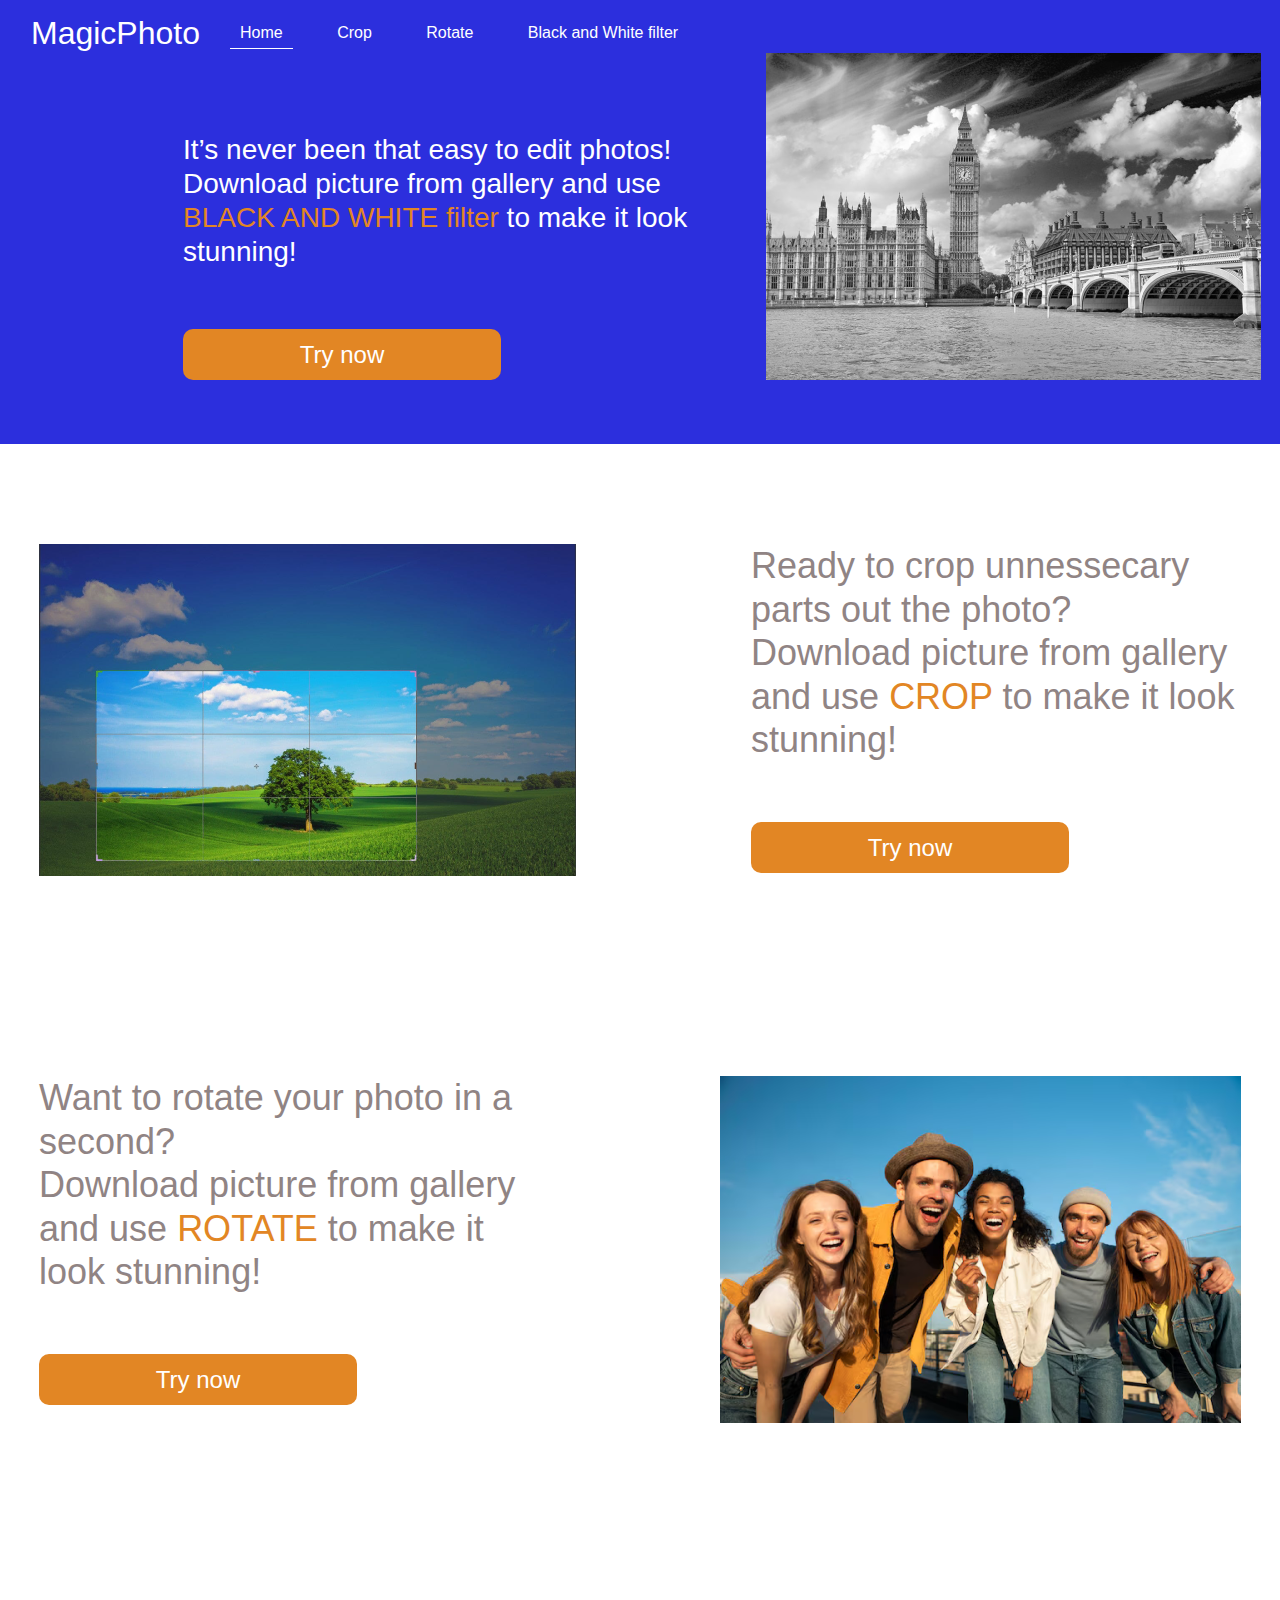
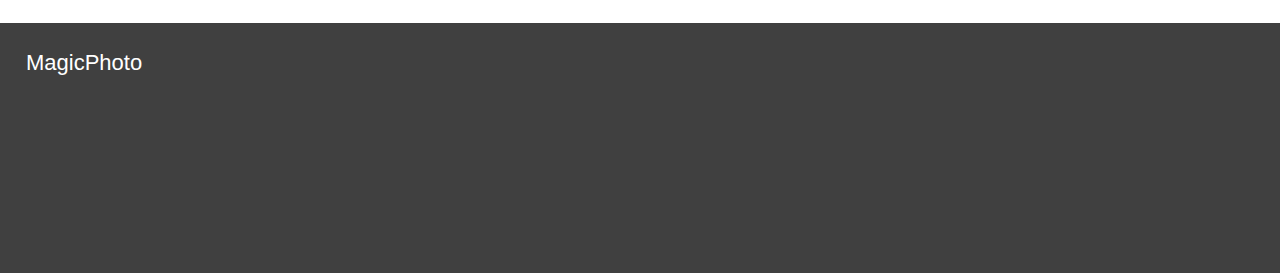
<file: index.html>
<!DOCTYPE html>
<html lang="en">
<head>
  <meta charset="UTF-8">
  <meta name="viewport" content="width=device-width, initial-scale=1.0">
  <title>MagicPhoto</title>
  <link href="css/style.css" rel="stylesheet">
</head>
<body>
  <header>
    <div class="wrapper-menu">
      <a class="logo" href="#">MagicPhoto</a>
      <div class="menu">
        <a class="item-menu active" href="#">Home</a>
        <a class="item-menu" href="./crop.html">Crop</a>
        <a class="item-menu" href="./rotate.html">Rotate</a>
        <a class="item-menu" href="./filter.html">Black and White filter</a>
      </div>
    </div>

    <div class="wrapper-header-content">
      <div>
        <p>
          It’s never been that easy to edit photos! Download picture from gallery and use <span class="selected-text">BLACK AND WHITE filter</span> to make it look stunning!
        </p>
        <a class="btn-TryNow" href="./filter.html">Try now</a>
      </div>
      <img alt="MagicPhoto" src="./images/header.png" width="495" height="327"/>
    </div>
  </header>

  <div class="wrapper-main">
    <div class="wrapper-content">
      <img  alt="CropPhoto" src="./images/crop-ex.png" width="537" height="332"/>
      <div class="txtRight">
        <p>
          Ready to crop unnessecary parts out the photo? Download picture from gallery and use <span class="selected-text">CROP</span> to make it look stunning!
        </p>
        <a class="btn-TryNow" href="./crop.html">Try now</a>
      </div>
    </div>

    <div class="wrapper-content">
      <div class="txtLeft">
        <p>
          Want to rotate your photo in a second?<br>
          Download picture from gallery and use <span class="selected-text">ROTATE</span> to make  it look stunning!
        </p>
        <a class="btn-TryNow" href="./rotate.html">Try now</a>
      </div>
      <img  alt="RotatePhoto" src="./images/rotate-ex.png" width="521" height="347"/>
    </div>
  </div>

  <footer>
    <a class="logo" href="#">MagicPhoto</a>
  </footer>
</body>
</html>
</file>
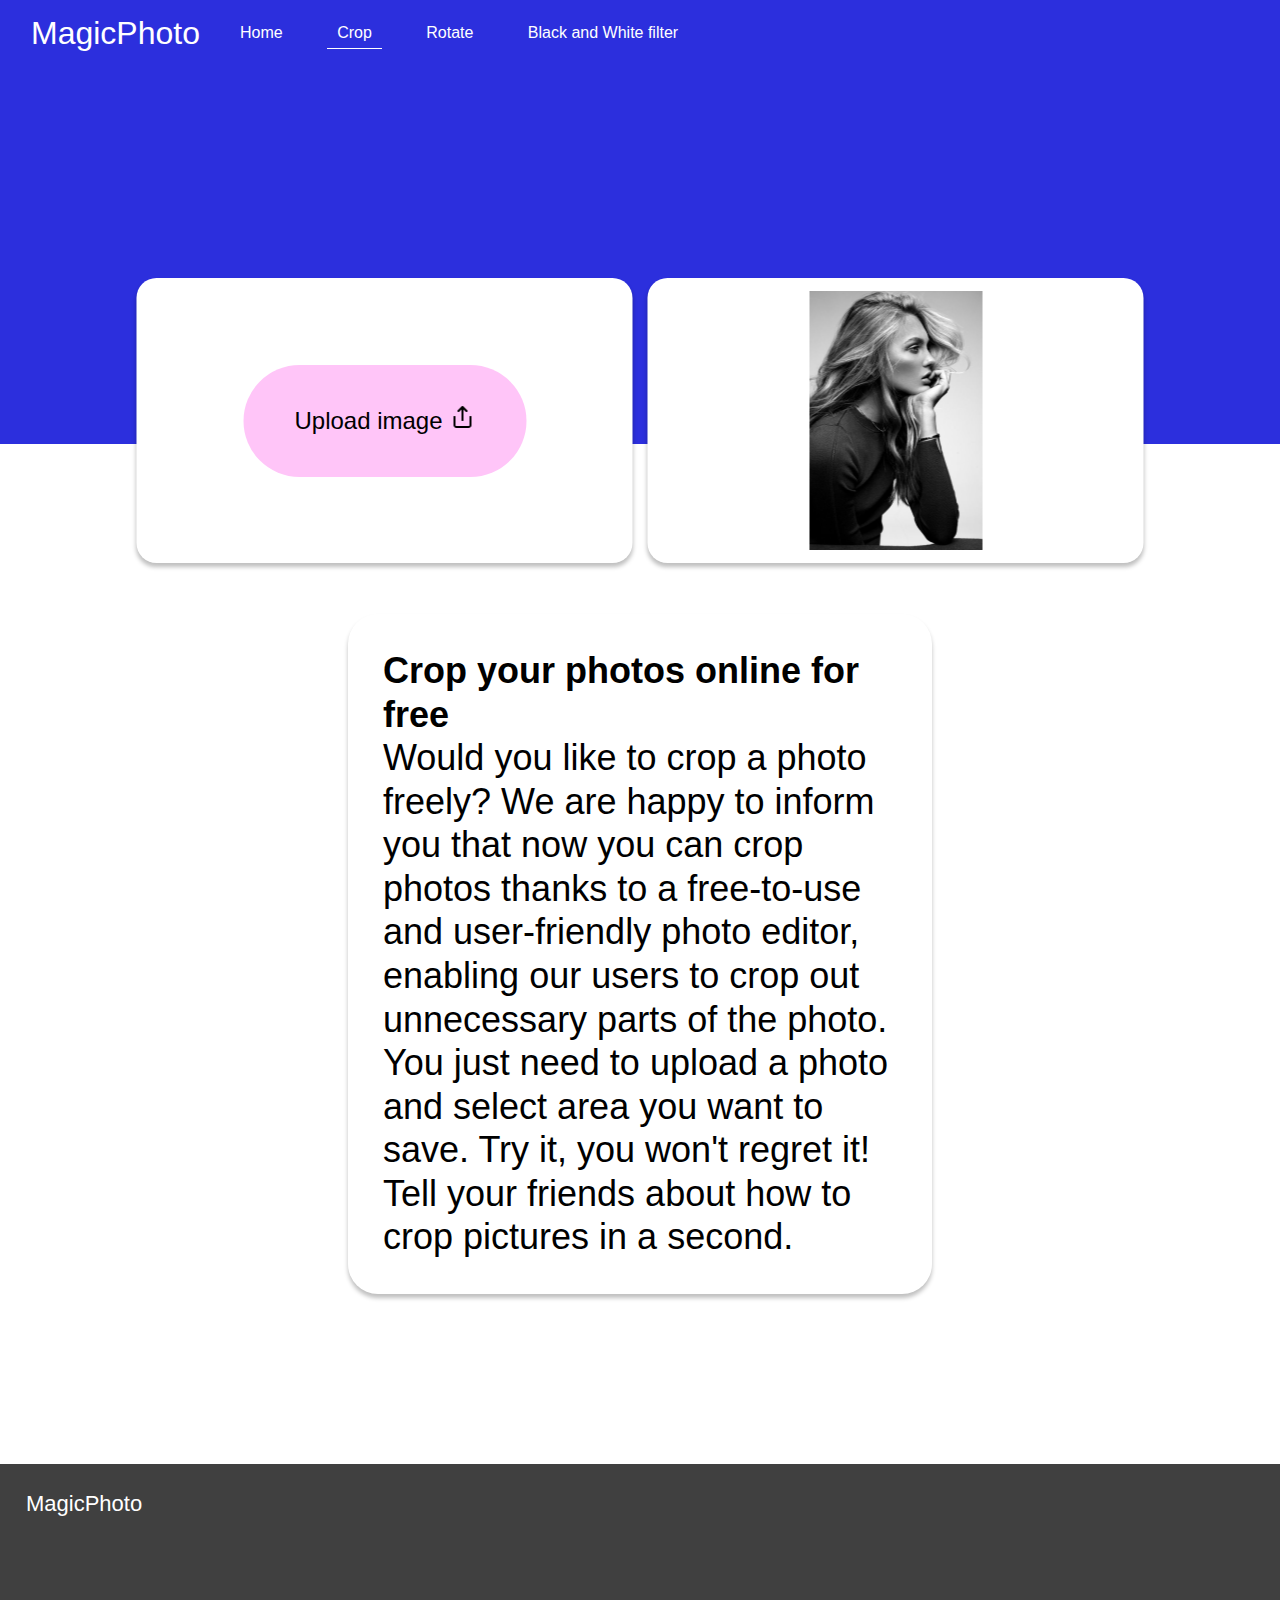
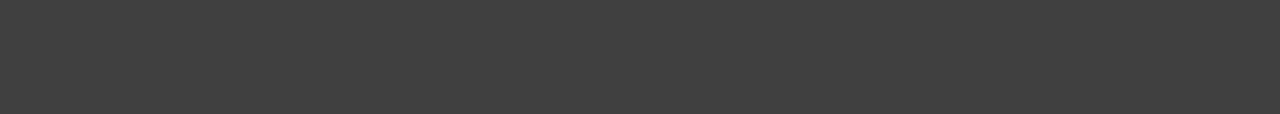
<file: crop.html>
<!DOCTYPE html>
<html lang="en">
<head>
  <meta charset="UTF-8">
  <meta name="viewport" content="width=device-width, initial-scale=1.0">
  <title>MagicPhoto</title>
  <link href="css/style.css" rel="stylesheet">
</head>
<body>
  <header>
    <div class="wrapper-menu">
      <a class="logo" href="#">MagicPhoto</a>
      <div class="menu">
        <a class="item-menu" href="./index.html">Home</a>
        <a class="item-menu active" href="./crop.html">Crop</a>
        <a class="item-menu" href="./rotate.html">Rotate</a>
        <a class="item-menu" href="./filter.html">Black and White filter</a>
      </div>
    </div>
  </header>

  <div class="wrapper-photo">
    <div class="upload">
      <label class="custom-file-upload">
        <input class="btnUpload" name="upload" type="file" placeholder="Upload image" accept=".jpg,.jpeg,.png,.gif"/>
        Upload image
        <span class="icon">
          <img alt="upload image" src="./images/btnIcon.png" />
        </span>
      </label>
    </div>

    <div class="download hidden">
      <label class="file-download">
        Download image
        <span class="icon">
          <img alt="download image" src="./images/btnIcon.png" />
        </span>
      </label>
    </div>

    <div class="editedPhoto">
      <img alt="Example photo" src="./images/example-photo.png" width="173" height="259" />
    </div>
  </div>

  <div class="wrapper-main">
    <div class="wrapper-canvas hidden">
      <canvas id="imageCanvas"></canvas>
      <div class="wrapper-button">
        <div class="btn-crop">Apply</div>
        <div class="btn-filter hidden">Apply</div>
      </div>
    </div>

    <div class="txtCenter">
      <h3>Crop your photos online for free</h3>
      <p>
        Would you like to crop a photo freely? We are happy to inform you that now you can crop photos thanks to a free-to-use and user-friendly photo editor, enabling our users to crop out unnecessary parts of the photo. You just need to upload a photo and select area you want to save. Try it, you won't regret it! Tell your friends about how to crop pictures in a second.
      </p>
    </div>
  </div>

  <footer>
    <a class="logo" href="#">MagicPhoto</a>
  </footer>

  <script src="./js/script.js"></script>
</body>
</html>
</file>
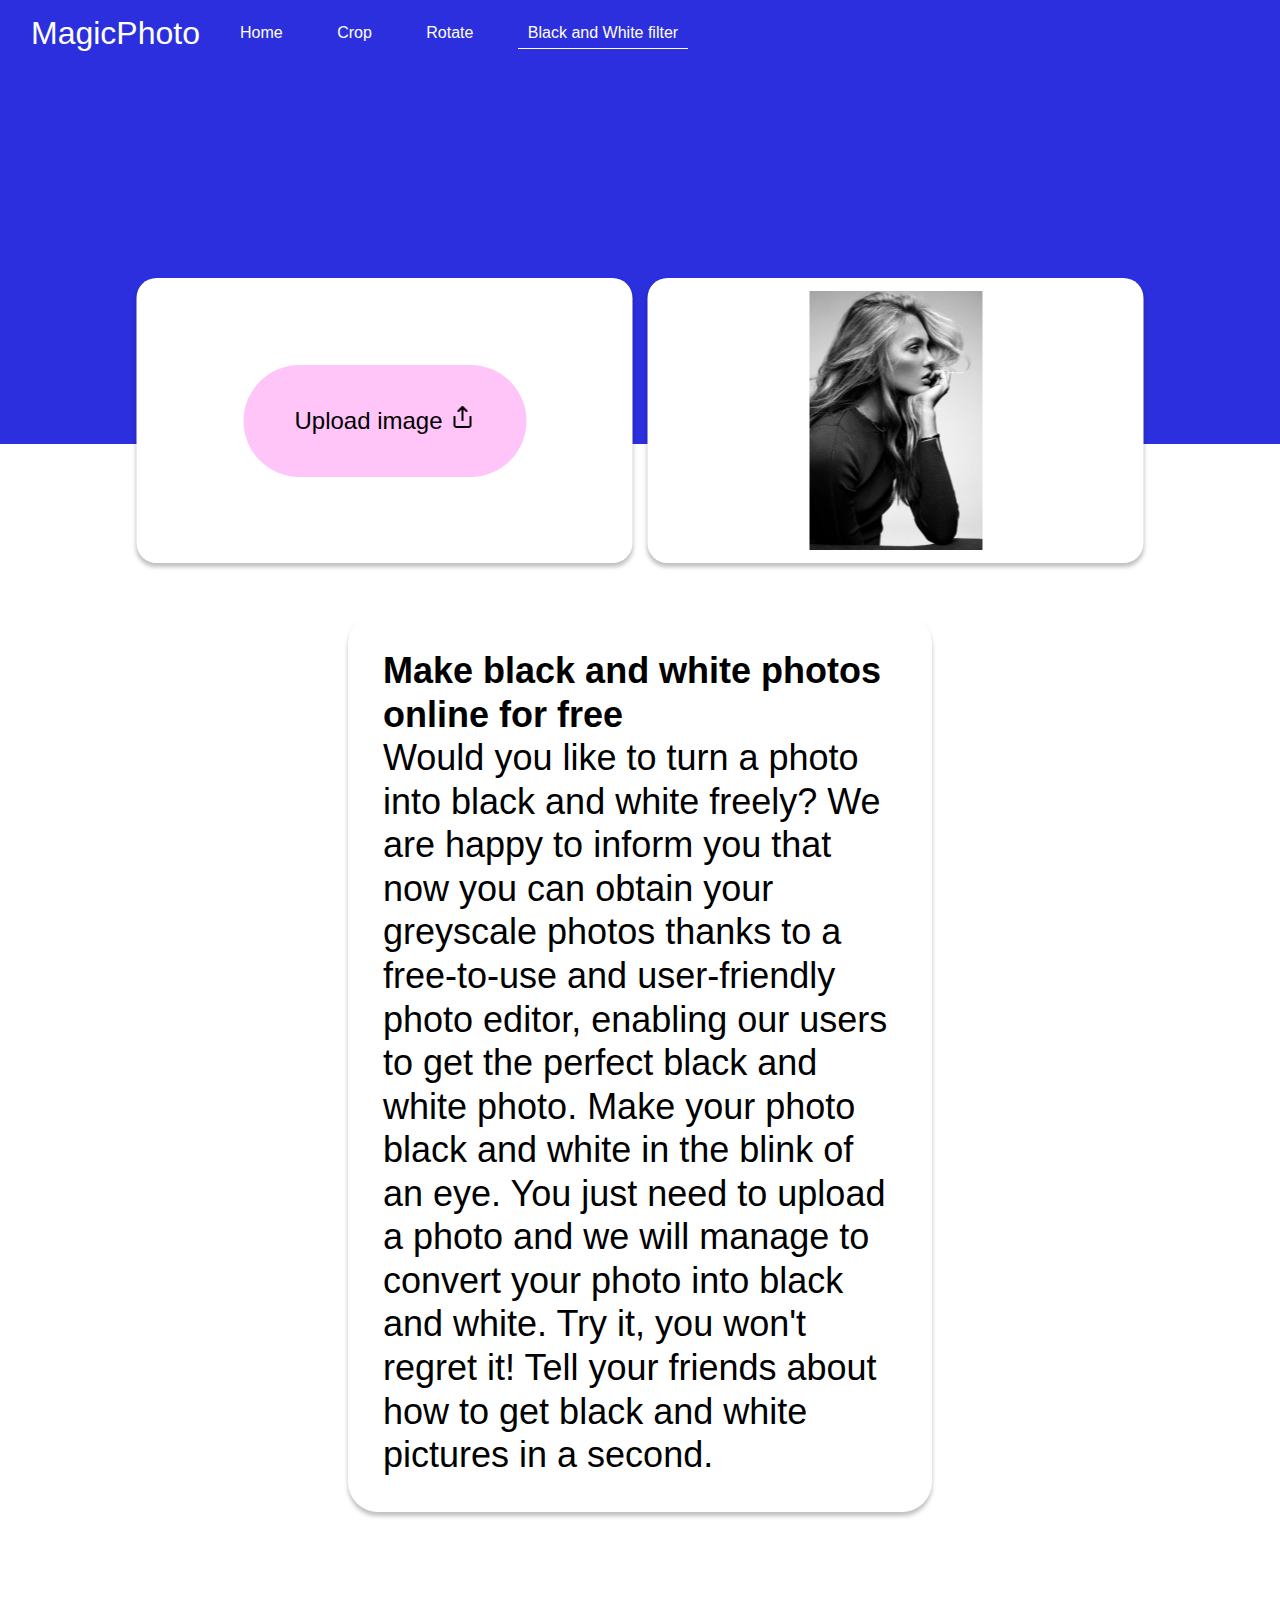
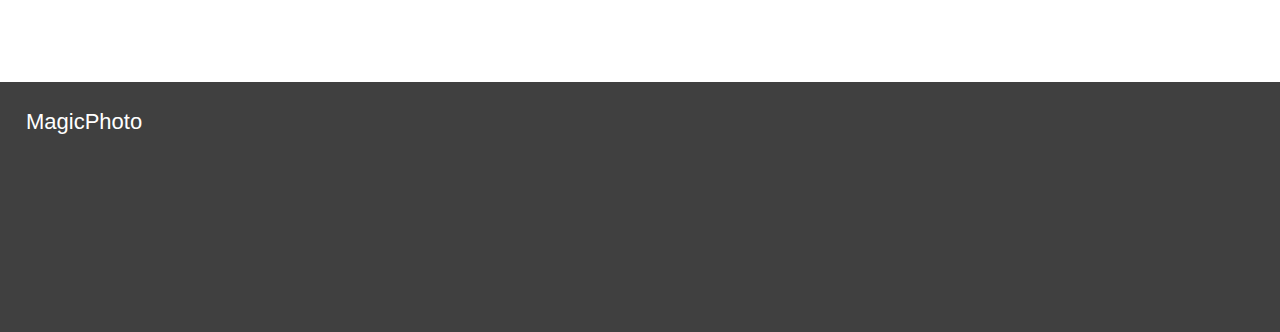
<file: filter.html>
<!DOCTYPE html>
<html lang="en">
<head>
  <meta charset="UTF-8">
  <meta name="viewport" content="width=device-width, initial-scale=1.0">
  <title>MagicPhoto</title>
  <link href="css/style.css" rel="stylesheet">
</head>
<body>
  <header>
    <div class="wrapper-menu">
      <a class="logo" href="#">MagicPhoto</a>
      <div class="menu">
        <a class="item-menu" href="./index.html">Home</a>
        <a class="item-menu" href="./crop.html">Crop</a>
        <a class="item-menu" href="./rotate.html">Rotate</a>
        <a class="item-menu active" href="#">Black and White filter</a>
      </div>
    </div>
  </header>

  <div class="wrapper-photo">
    <div class="upload">
      <label class="custom-file-upload">
        <input class="btnUpload" name="upload" type="file" placeholder="Upload image" accept=".jpg,.jpeg,.png,.gif"/>
        Upload image
        <span class="icon">
          <img alt="upload image" src="./images/btnIcon.png" />
        </span>
      </label>
    </div>

    <div class="download hidden">
      <label class="file-download">
        Download image
        <span class="icon">
          <img alt="download image" src="./images/btnIcon.png" />
        </span>
      </label>
    </div>

    <div class="editedPhoto">
      <img alt="Example photo" src="./images/example-photo.png" width="173" height="259" />
    </div>
  </div>

  <div class="wrapper-main">
    <div class="wrapper-canvas hidden">
      <canvas id="imageCanvas"></canvas>
      <div class="wrapper-button">
        <div class="btn-filter">Apply</div>
      </div>
    </div>

    <div class="txtCenter">
      <h3>Make black and white photos online for free</h3>
      <p>   
        Would you like to turn a photo into black and white freely? We are happy to inform you that now you can obtain your greyscale photos thanks to a free-to-use and user-friendly photo editor, enabling our users to get the perfect black and white photo. Make your photo black and white in the blink of an eye. You just need to upload a photo and we will manage to convert your photo into black and white. Try it, you won't regret it! Tell your friends about how to get black and white pictures in a second.
      </p>
    </div>
  </div>

  <footer>
    <a class="logo" href="#">MagicPhoto</a>
  </footer>

  <script src="./js/script.js"></script>
</body>
</html>
</file>
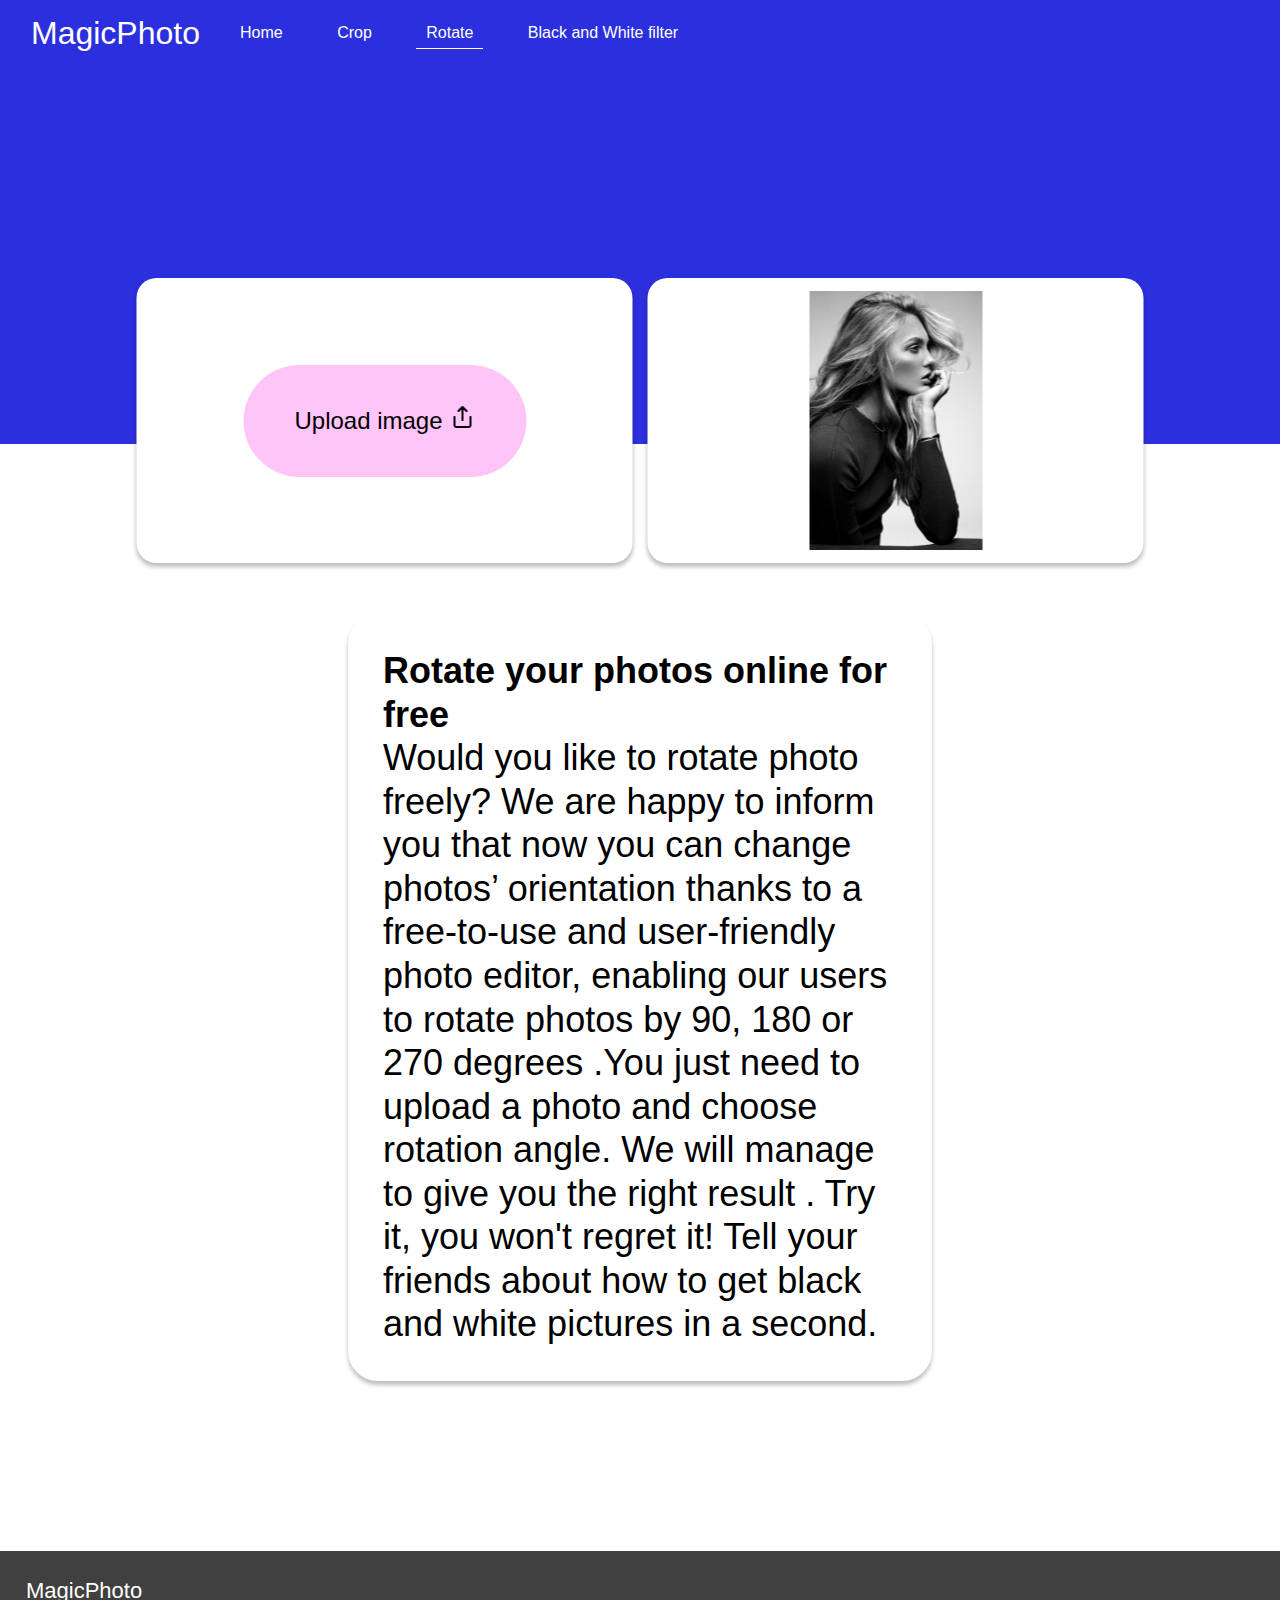
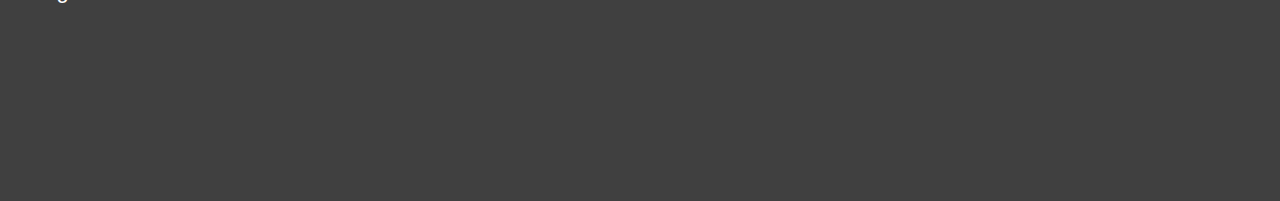
<file: rotate.html>
<!DOCTYPE html>
<html lang="en">
<head>
  <meta charset="UTF-8">
  <meta name="viewport" content="width=device-width, initial-scale=1.0">
  <title>MagicPhoto</title>
  <link href="css/style.css" rel="stylesheet">
</head>
<body>
  <header>
    <div class="wrapper-menu">
      <a class="logo" href="#">MagicPhoto</a>
      <div class="menu">
        <a class="item-menu" href="./index.html">Home</a>
        <a class="item-menu" href="./crop.html">Crop</a>
        <a class="item-menu active" href="./rotate.html">Rotate</a>
        <a class="item-menu" href="./filter.html">Black and White filter</a>
      </div>
    </div>
  </header>

  <div class="wrapper-photo">
    <div class="upload">
      <label class="custom-file-upload">
        <input class="btnUpload" name="upload" type="file" placeholder="Upload image" accept=".jpg,.jpeg,.png,.gif"/>
        Upload image
        <span class="icon">
          <img alt="upload image" src="./images/btnIcon.png" />
        </span>
      </label>
    </div>

    <div class="download hidden">
      <label class="file-download">
        Download image
        <span class="icon">
          <img alt="download image" src="./images/btnIcon.png" />
        </span>
      </label>
    </div>
    
    <div class="editedPhoto">
      <img alt="Example photo" src="./images/example-photo.png" width="173" height="259" />
    </div>
  </div>

  <div class="wrapper-main">
    <div class="wrapper-canvas hidden">
      <canvas id="imageCanvas"></canvas>
      <div class="wrapper-button">
        <div class="btn-rotate" data-degree="90">90&deg;</div>
        <div class="btn-rotate" data-degree="180">180&deg;</div>
        <div class="btn-rotate" data-degree="270">270&deg;</div>
      </div>
    </div>
    
    <div class="txtCenter">
      <h3>Rotate your photos online for free</h3>
      <p>
        Would you like to rotate photo freely? We are happy to inform you that now you can change photos’ orientation thanks to a free-to-use and user-friendly photo editor, enabling our users to rotate photos by 90, 180 or 270 degrees .You just need to upload a photo and choose rotation angle. We will manage to give you the right result . Try it, you won't regret it! Tell your friends about how to get black and white pictures in a second.
      </p>
    </div>
  </div>

  <footer>
    <a class="logo" href="#">MagicPhoto</a>
  </footer>

  <script src="./js/script.js"></script>
</body>
</html>
</file>
<file: css/style.css>
* {
  margin: 0;
  padding: 0;
  box-sizing: border-box;
}

body {
  font-family: 'Roboto', sans-serif;
}

a {
  text-decoration: none;
}

header {
  width: 100%;
  height: 444px;
  padding: 14px 0 58px 31px;
  background-color: #2c2fdd;
}

.wrapper-menu {
  display: flex;
  align-items: center;
}

.logo {
  font-weight: 500;
  font-size: 32px;
  line-height: 38.73px;
  color: #fff;
}

.item-menu {
  display: inline-block;
  margin-left: 30px;
  padding: 5px 10px;
  font-size: 16px;
  line-height: 19.36px;
  color: #fff;
}

a.active {
  border-bottom: 1px solid #fff;
}

.wrapper-header-content {
  width: 1160px;
  height: 327px;
  margin-left: 152px;
  display: flex;
  align-items: center;
}

.wrapper-header-content p {
  width: 583px;
  padding-right: 15px;
  font-size: 28px;
  line-height: 33.89px;
  color: #fff;
}

.selected-text {
  color: #e28624;
}

.wrapper-header-content div {
  display: flex;
  flex-direction: column;
  align-items: flex-start;
  justify-content: flex-end;
  height: 100%;
}

.btn-TryNow {
  display: block;
  width: 318px;
  height: 51px;
  margin-top: 60px;
  border-radius: 10px;
  background-color: #e28624;
  color: #fff;
  font-size: 24px;
  font-weight: 500;
  line-height: 51px;
  text-align: center;
}

.wrapper-main {
  width: 1202px;
  margin: 100px auto 50px; 
}

.wrapper-content {
  display: flex;
  align-items: flex-start;
  justify-content: space-between;
  margin-bottom: 200px;
}

.wrapper-content p {
  font-size: 36px;
  line-height: 43.57px;
  color: #908484;
}

.txtRight {
  height: 100%;
  margin-left: 175px;
}

.txtLeft {
  height: 100%;
  margin-right: 175px;
}

footer {
  width: 100%;
  height: 250px;
  padding: 27px 0 0 26px;
  background-color: #404040;
}

footer .logo {
  font-weight: 400;
  font-size: 22px;
  line-height: 26.63px;
}

.wrapper-photo {
  width: 1007px;
  position: absolute;
  top: 278px;
  left: 50%;
  transform: translateX(-50%);
  display: flex;
  justify-content: space-between;
}

.upload,
.editedPhoto,
.download {
  width: 496px;
  height: 285px;
  border-radius: 20px;
  background-color: #fff;
  display: flex;
  justify-content: center;
  align-items: center;
  box-shadow: 0 4px 4px 0 rgba(0, 0, 0, 0.25);
}

.txtCenter {
  margin: 170px auto;
  padding: 35px;
  width: 584px;
  border-radius: 30px;
  background-color: #fff;
  box-shadow: 0 4px 4px 0 rgba(0, 0, 0, 0.25);
}

.txtCenter h3 {
  font-weight: 700;
  font-size: 36px;
  line-height: 43.57px;
}

.txtCenter p {
  font-weight: 400;
  font-size: 36px;
  line-height: 43.57px;
}

.hidden {
  display: none;
}

input[type="file"] {
  display: none;
}

.custom-file-upload,
.file-download {
  display: inline-flex;
  align-items: center;
  justify-content: center;
  padding: 10px 20px;
  width: 283px;
  height: 112px;
  background-color: #ffc5f8;
  color: #000;
  font-size: 24px;
  line-height: 112px;
  border-radius: 70px;
  cursor: pointer;
}

.custom-file-upload .icon,
.file-download .icon {
  margin-left: 8px; 
}

.wrapper-canvas {
  margin: 150px auto 0;
  text-align: center;
}

.wrapper-button {
  display: flex;
  justify-content: space-around;
  margin-top: 20px;
}

.btn-rotate,
.btn-filter,
.btn-crop {
  width: 120px;
  height: 60px;
  border-radius: 20px;
  line-height: 60px;
  text-align: center;
  font-size: 34px;
  color: #fff;
  background-color: #e28624;
  cursor: pointer;
}
</file>
